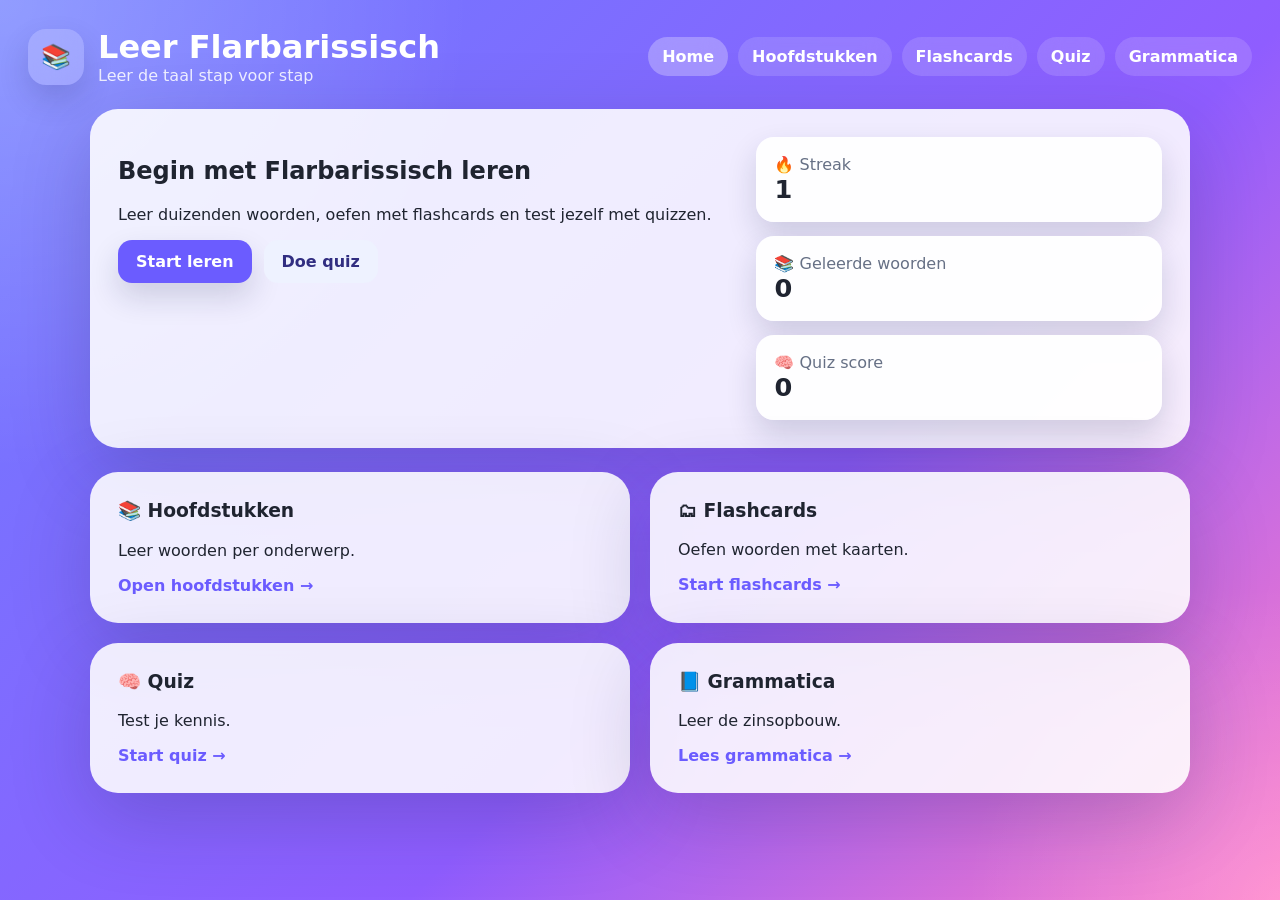
<file: index.html>
<!DOCTYPE html>
<html lang="nl">

<head>

<meta charset="UTF-8">
<meta name="viewport" content="width=device-width, initial-scale=1.0">

<title>Leer Flarbarissisch</title>

<link rel="icon" type="image/png" href="favicon.png">

<meta name="description" content="Leer Flarbarissisch">

<meta property="og:title" content="Leer Flarbarissisch">
<meta property="og:description" content="Leer Flarbarissisch met deze app">
<meta property="og:type" content="website">
<meta property="og:image" content="https://www.translate.straykids.nl/banner.png">

<meta name="twitter:card" content="summary_large_image">
<meta name="twitter:image" content="https://www.translate.straykids.nl/banner.png">

<link rel="stylesheet" href="css/style.css">

</head>
  
<body>

<div class="page-shell">

<header class="topbar">

<div class="brand">

<div class="brand-badge">📚</div>

<div>
<h1>Leer Flarbarissisch</h1>
<p>Leer de taal stap voor stap</p>
</div>

</div>

<nav class="nav">

<a class="nav-link active" href="/">Home</a>
<a class="nav-link" href="hoofdstukken/">Hoofdstukken</a>
<a class="nav-link" href="flashcards/">Flashcards</a>
<a class="nav-link" href="quiz/">Quiz</a>
<a class="nav-link" href="grammatica/">Grammatica</a>

</nav>

</header>

<main class="container">

<section class="hero card">

<div class="hero-content">

<h2>Begin met Flarbarissisch leren</h2>

<p>
Leer duizenden woorden, oefen met flashcards en test jezelf met quizzen.
</p>

<div class="hero-actions">

<a class="primary-btn" href="hoofdstukken/">
Start leren
</a>

<a class="secondary-btn" href="quiz/">
Doe quiz
</a>

</div>

</div>

<div class="stats-grid">

<div class="stat-card">
<span class="stat-label">🔥 Streak</span>
<span class="stat-value" id="streak">0</span>
</div>

<div class="stat-card">
<span class="stat-label">📚 Geleerde woorden</span>
<span class="stat-value" id="learned">0</span>
</div>

<div class="stat-card">
<span class="stat-label">🧠 Quiz score</span>
<span class="stat-value" id="quizScore">0</span>
</div>

</div>

</section>

<section class="home-grid">

<div class="feature card">

<h3>📚 Hoofdstukken</h3>

<p>
Leer woorden per onderwerp.
</p>

<a class="text-link" href="hoofdstukken/">
Open hoofdstukken →
</a>

</div>

<div class="feature card">

<h3>🗂 Flashcards</h3>

<p>
Oefen woorden met kaarten.
</p>

<a class="text-link" href="flashcards/">
Start flashcards →
</a>

</div>

<div class="feature card">

<h3>🧠 Quiz</h3>

<p>
Test je kennis.
</p>

<a class="text-link" href="quiz/">
Start quiz →
</a>

</div>

<div class="feature card">

<h3>📘 Grammatica</h3>

<p>
Leer de zinsopbouw.
</p>

<a class="text-link" href="grammatica/">
Lees grammatica →
</a>

</div>

</section>

</main>

</div>

<script src="js/script.js"></script>
<script src="js/home.js"></script>

</body>

</html>
</file>
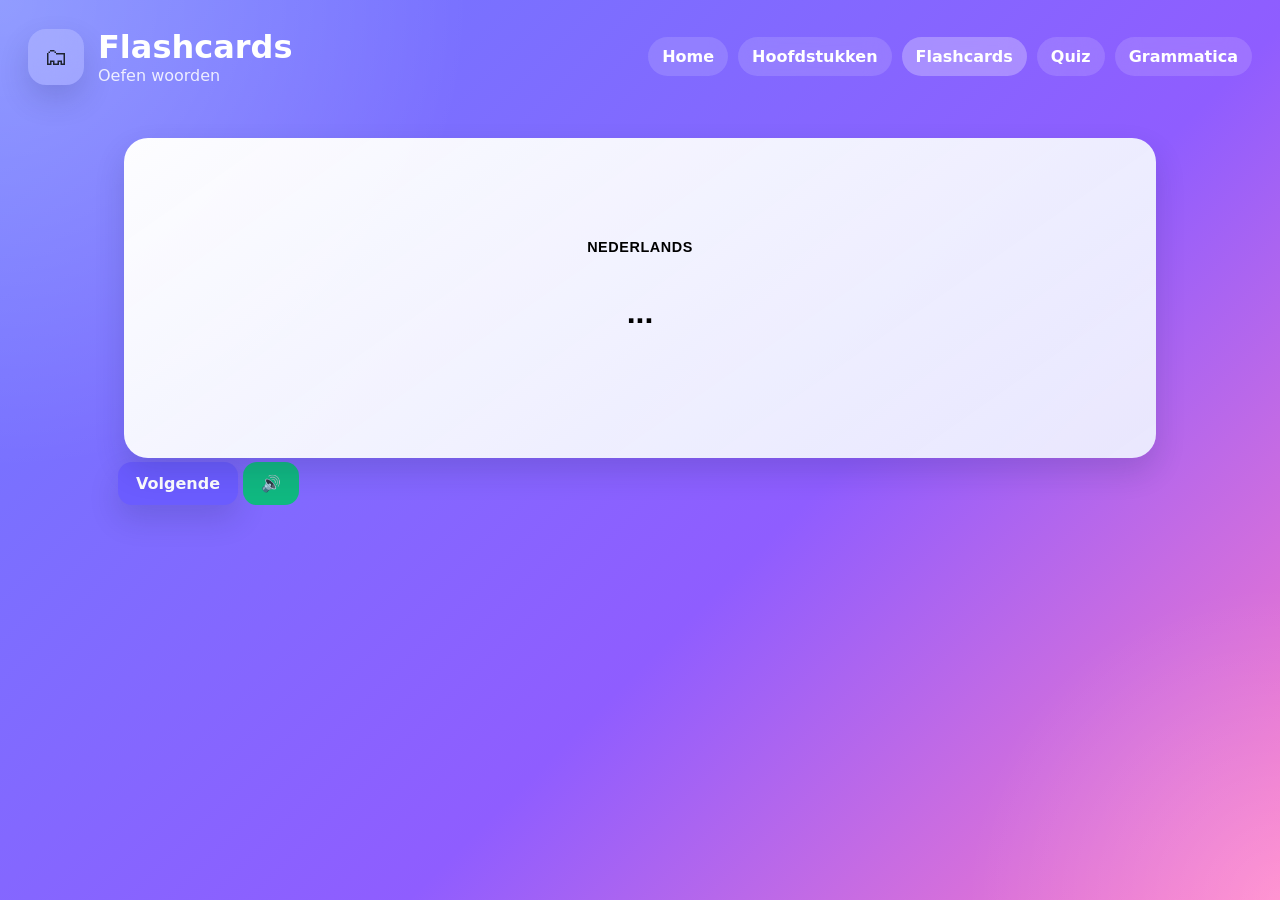
<file: flashcards/index.html>
<!DOCTYPE html>
<html lang="nl">

<head>

<meta charset="UTF-8">
<meta name="viewport" content="width=device-width, initial-scale=1.0">

<title>Flashcards</title>

<link rel="stylesheet" href="../css/style.css">
<link rel="icon" href="../favicon.png">

</head>

<body>

<div class="page-shell">

<header class="topbar">

<div class="brand">

<div class="brand-badge">🗂</div>

<div>
<h1>Flashcards</h1>
<p>Oefen woorden</p>
</div>

</div>

<nav class="nav">

<a class="nav-link" href="../">Home</a>
<a class="nav-link" href="../hoofdstukken/">Hoofdstukken</a>
<a class="nav-link active" href="../flashcards/">Flashcards</a>
<a class="nav-link" href="../quiz/">Quiz</a>
<a class="nav-link" href="../grammatica/">Grammatica</a>

</nav>

</header>

<main class="container flashcard-page">

<button class="flashcard" id="flashcard">

<div class="flashcard-inner" id="flashcardInner">

<div class="flashcard-face">

<span class="flashcard-label">Nederlands</span>
<h2 id="front">...</h2>

</div>

<div class="flashcard-face flashcard-back">

<span class="flashcard-label">Flarbarissisch</span>
<h2 id="back">...</h2>

</div>

</div>

</button>

<div class="flashcard-actions">

<button class="primary-btn" onclick="nextCard()">
Volgende
</button>

<button class="speak-btn" onclick="speakWord()">
🔊
</button>

</div>

</main>

</div>

<script src="../js/script.js"></script>

<script>

let flashIndex = 0
let currentWord = ""
let currentFlar = ""

function waitDictionary(){

if(!window.entries || entries.length === 0){

setTimeout(waitDictionary,100)

return

}

showCard()

}

function showCard(){

const front =
document.getElementById("front")

const back =
document.getElementById("back")

const card =
document.getElementById("flashcard")

const [nl,flar] = entries[flashIndex]

currentWord = nl
currentFlar = flar

front.innerText = nl
back.innerText = ""

card.classList.remove("is-flipped")

}

function flipCard(){

const card =
document.getElementById("flashcard")

const back =
document.getElementById("back")

if(back.innerText === ""){

back.innerText = currentFlar

}

card.classList.toggle("is-flipped")

}

function nextCard(){

flashIndex++

if(flashIndex >= entries.length){

entries = shuffleArray(entries)
flashIndex = 0

}

showCard()

}

function speakWord(){

speak(currentFlar)

}

document
.getElementById("flashcard")
.addEventListener("click",flipCard)

waitDictionary()

</script>

</body>

</html>
</file>
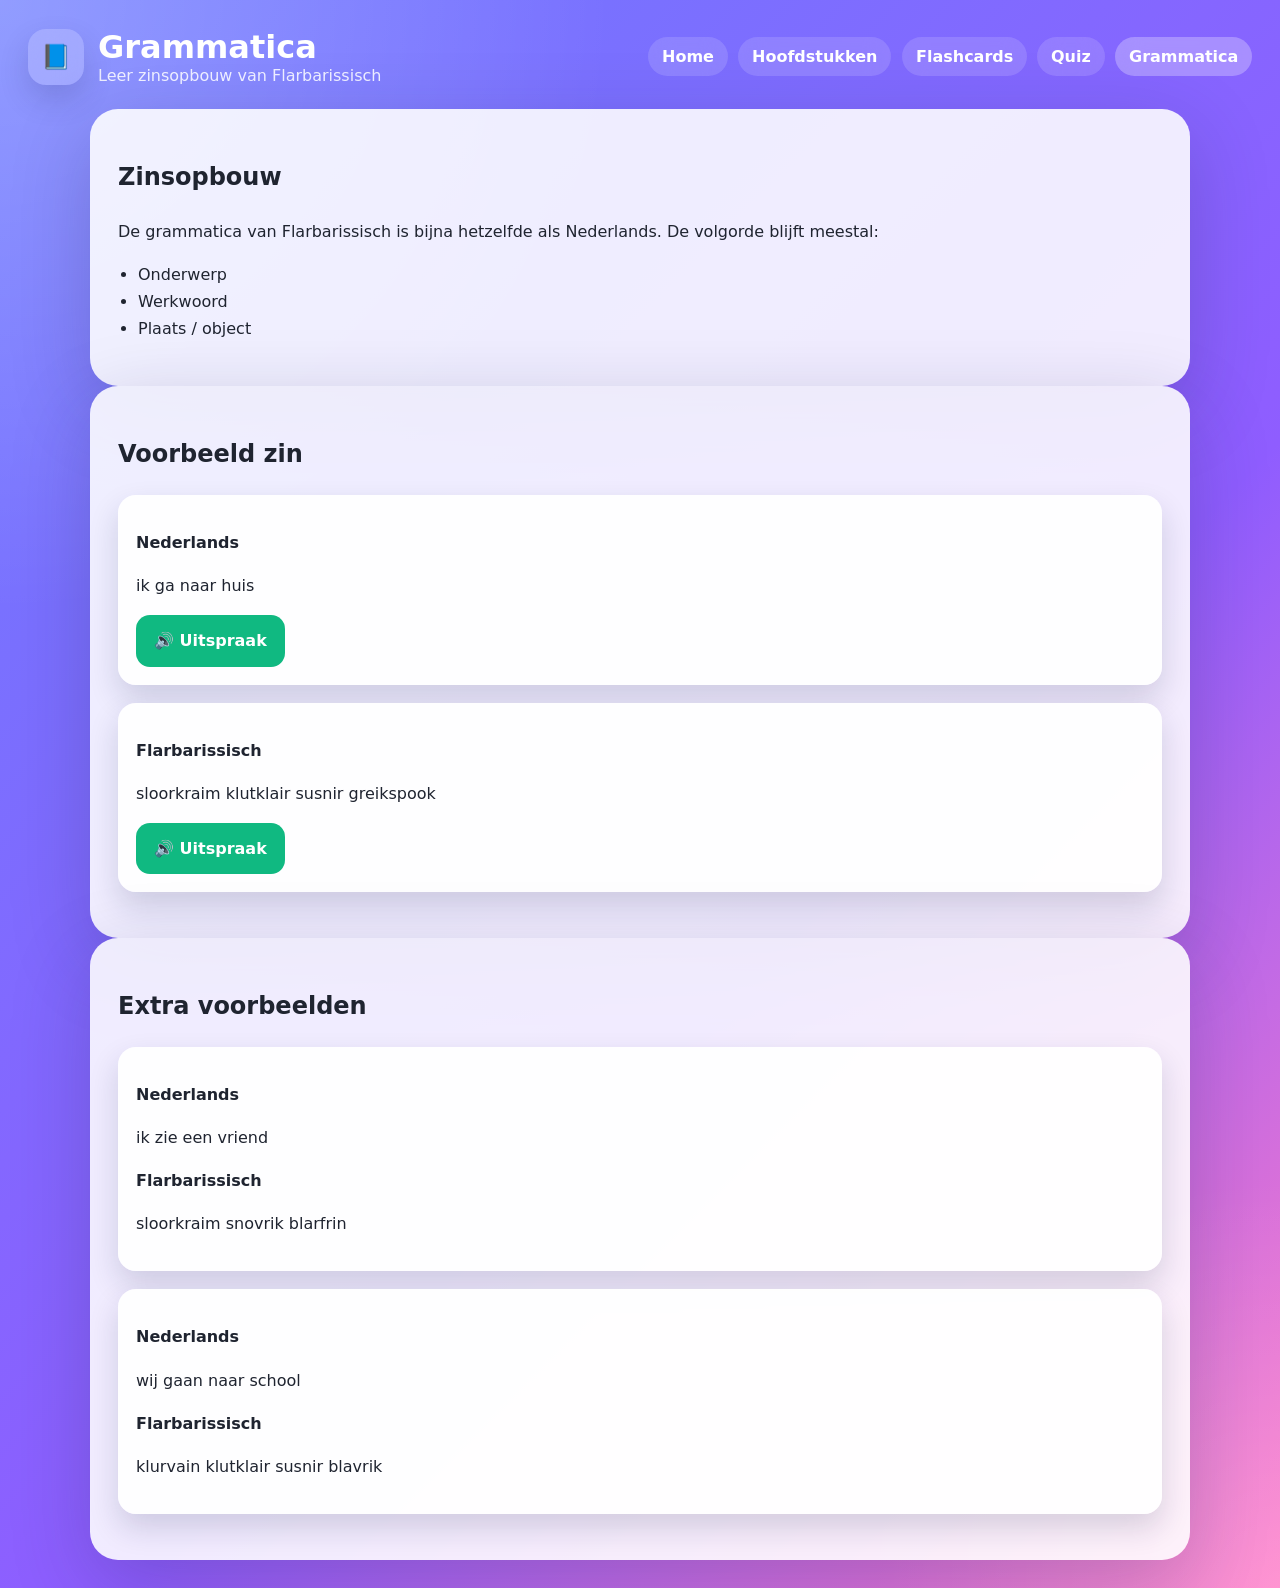
<file: grammatica/index.html>
<!DOCTYPE html>
<html lang="nl">

<head>

<meta charset="UTF-8">
<meta name="viewport" content="width=device-width, initial-scale=1.0">

<title>Grammatica</title>

<link rel="stylesheet" href="../css/style.css">
<link rel="icon" href="../favicon.png">

</head>

<body>

<div class="page-shell">

<header class="topbar">

<div class="brand">

<div class="brand-badge">📘</div>

<div>
<h1>Grammatica</h1>
<p>Leer zinsopbouw van Flarbarissisch</p>
</div>

</div>

<nav class="nav">

<a class="nav-link" href="../">Home</a>
<a class="nav-link" href="../hoofdstukken/">Hoofdstukken</a>
<a class="nav-link" href="../flashcards/">Flashcards</a>
<a class="nav-link" href="../quiz/">Quiz</a>
<a class="nav-link active" href="../grammatica/">Grammatica</a>

</nav>

</header>

<main class="container">

<section class="prose-card card">

<h2>Zinsopbouw</h2>

<p>
De grammatica van Flarbarissisch is bijna hetzelfde als Nederlands.
De volgorde blijft meestal:
</p>

<ul class="pretty-list">

<li>Onderwerp</li>
<li>Werkwoord</li>
<li>Plaats / object</li>

</ul>

</section>


<section class="prose-card card">

<h2>Voorbeeld zin</h2>

<div class="example-box">

<p><b>Nederlands</b></p>

<p id="nlExample">
ik ga naar huis
</p>

<button class="speak-btn"
onclick="speak('ik ga naar huis')">
🔊 Uitspraak
</button>

</div>

<div class="example-box">

<p><b>Flarbarissisch</b></p>

<p id="flarExample">
sloorkraim klutklair susnir greikspook
</p>

<button class="speak-btn"
onclick="speak('sloorkraim klutklair susnir greikspook')">
🔊 Uitspraak
</button>

</div>

</section>


<section class="prose-card card">

<h2>Extra voorbeelden</h2>

<div class="example-box">

<p><b>Nederlands</b></p>
<p>ik zie een vriend</p>

<p><b>Flarbarissisch</b></p>
<p>sloorkraim snovrik blarfrin</p>

</div>

<div class="example-box">

<p><b>Nederlands</b></p>
<p>wij gaan naar school</p>

<p><b>Flarbarissisch</b></p>
<p>klurvain klutklair susnir blavrik</p>

</div>

</section>

</main>

</div>

<script src="../js/script.js"></script>

</body>

</html>
</file>
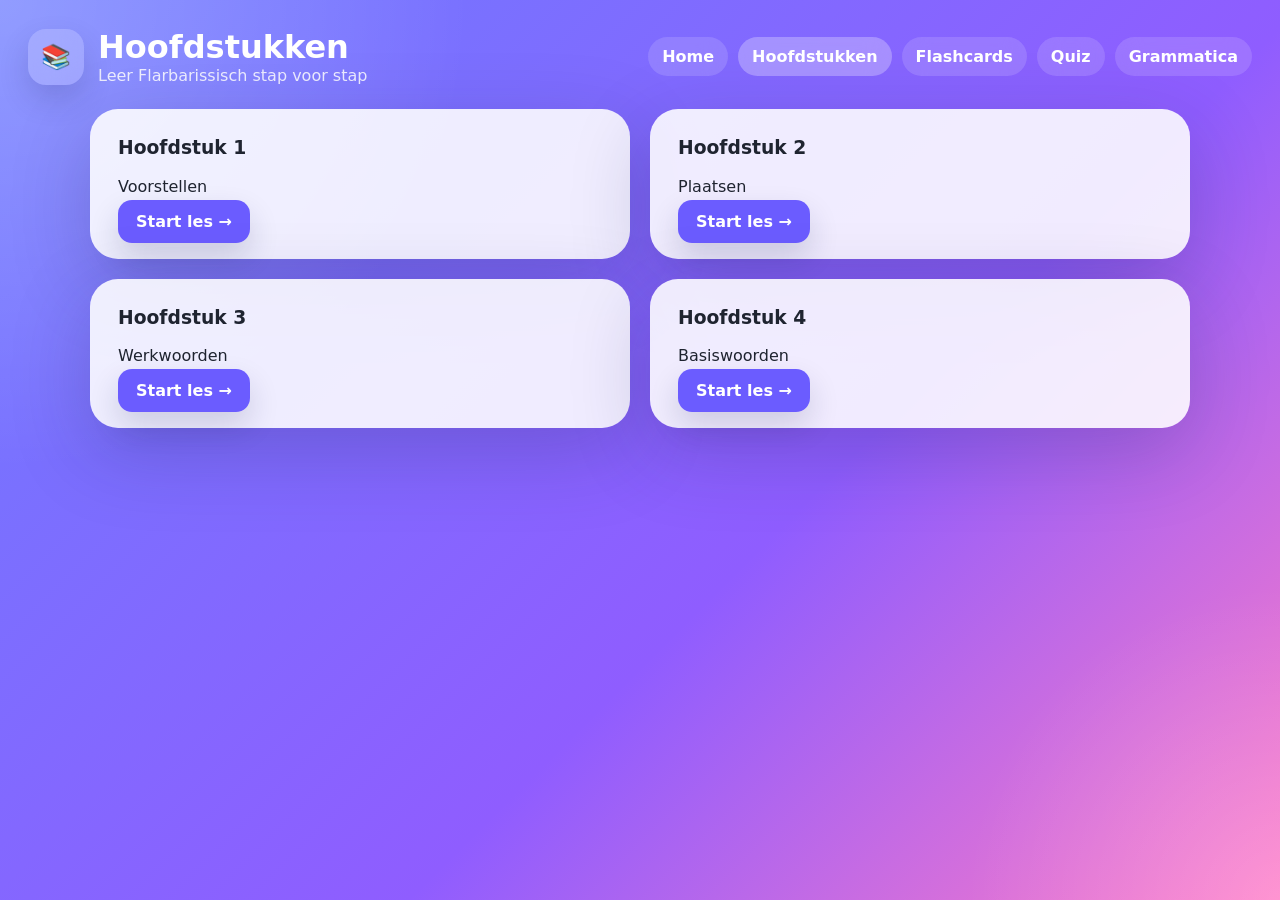
<file: hoofdstukken/index.html>
<!DOCTYPE html>
<html lang="nl">

<head>

<meta charset="UTF-8">
<meta name="viewport" content="width=device-width, initial-scale=1.0">

<title>Hoofdstukken</title>

<link rel="stylesheet" href="../css/style.css">
<link rel="icon" href="../favicon.png">

</head>

<body>

<div class="page-shell">

<header class="topbar">

<div class="brand">

<div class="brand-badge">📚</div>

<div>
<h1>Hoofdstukken</h1>
<p>Leer Flarbarissisch stap voor stap</p>
</div>

</div>

<nav class="nav">

<a class="nav-link" href="../">Home</a>
<a class="nav-link active" href="../hoofdstukken/">Hoofdstukken</a>
<a class="nav-link" href="../flashcards/">Flashcards</a>
<a class="nav-link" href="../quiz/">Quiz</a>
<a class="nav-link" href="../grammatica/">Grammatica</a>

</nav>

</header>

<main class="container">

<div class="home-grid" id="chaptersContainer"></div>

</main>

</div>

<script src="../js/chapters.js"></script>

<script>

/* container */

const container =
document.getElementById("chaptersContainer")

/* hoofdstukken tonen */

chapters.forEach(ch => {

const card = document.createElement("div")

card.className = "feature card"

card.innerHTML = `

<h3>Hoofdstuk ${ch.id}</h3>

<p>${ch.title}</p>

<a class="primary-btn"
href="../les/?chapter=${ch.id}">

Start les →

</a>

`

container.appendChild(card)

})

</script>

</body>

</html>
</file>
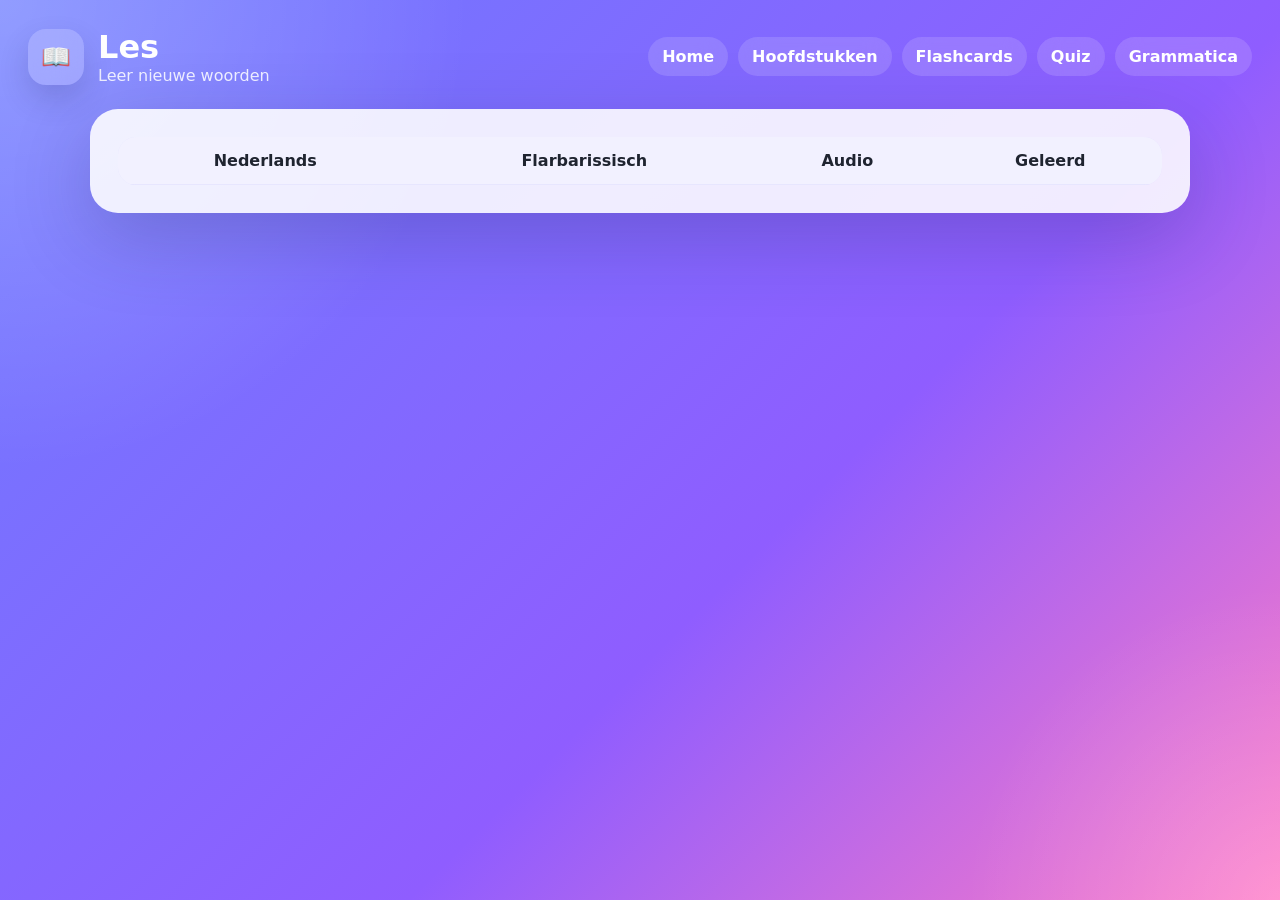
<file: les/index.html>
<!DOCTYPE html>
<html lang="nl">

<head>

<meta charset="UTF-8">
<meta name="viewport" content="width=device-width, initial-scale=1.0">

<title>Les</title>

<link rel="stylesheet" href="../css/style.css">
<link rel="icon" href="../favicon.png">

</head>

<body>

<div class="page-shell">

<header class="topbar">

<div class="brand">

<div class="brand-badge">📖</div>

<div>
<h1 id="lessonTitle">Les</h1>
<p>Leer nieuwe woorden</p>
</div>

</div>

<nav class="nav">

<a class="nav-link" href="../">Home</a>
<a class="nav-link" href="../hoofdstukken/">Hoofdstukken</a>
<a class="nav-link" href="../flashcards/">Flashcards</a>
<a class="nav-link" href="../quiz/">Quiz</a>
<a class="nav-link" href="../grammatica/">Grammatica</a>

</nav>

</header>

<main class="container">

<div class="card">

<div class="table-wrap">

<table class="word-table">

<thead>

<tr>
<th>Nederlands</th>
<th>Flarbarissisch</th>
<th>Audio</th>
<th>Geleerd</th>
</tr>

</thead>

<tbody id="lessonWords"></tbody>

</table>

</div>

</div>

</main>

</div>

<script src="../js/chapters.js"></script>
<script src="../js/script.js"></script>

<script>

/* wacht tot dictionary geladen is */

function waitForDictionary(){

if(!window.dictionary || Object.keys(dictionary).length === 0){

setTimeout(waitForDictionary,100)

return

}

loadLesson()

}

function loadLesson(){

const params = new URLSearchParams(window.location.search)

const chapterId = params.get("chapter")

if(!chapterId){

document.getElementById("lessonTitle").innerText =
"Geen hoofdstuk geselecteerd"

return

}

const chapter = chapters.find(c => c.id == chapterId)

if(!chapter){

document.getElementById("lessonTitle").innerText =
"Hoofdstuk niet gevonden"

return

}

document.getElementById("lessonTitle").innerText =
"Hoofdstuk " + chapter.id + " – " + chapter.title

const table = document.getElementById("lessonWords")

table.innerHTML = ""

chapter.words.forEach(word => {

const flar = dictionary[word]

if(!flar) return

const row = document.createElement("tr")

row.innerHTML = `

<td>${word}</td>

<td>${flar}</td>

<td>
<button class="icon-btn"
onclick="speak('${flar}')">
🔊
</button>
</td>

<td>
<button class="icon-btn"
onclick="markLearned('${word}')">
✔
</button>
</td>

`

table.appendChild(row)

})

}

waitForDictionary()

</script>

</body>
</html>
</file>
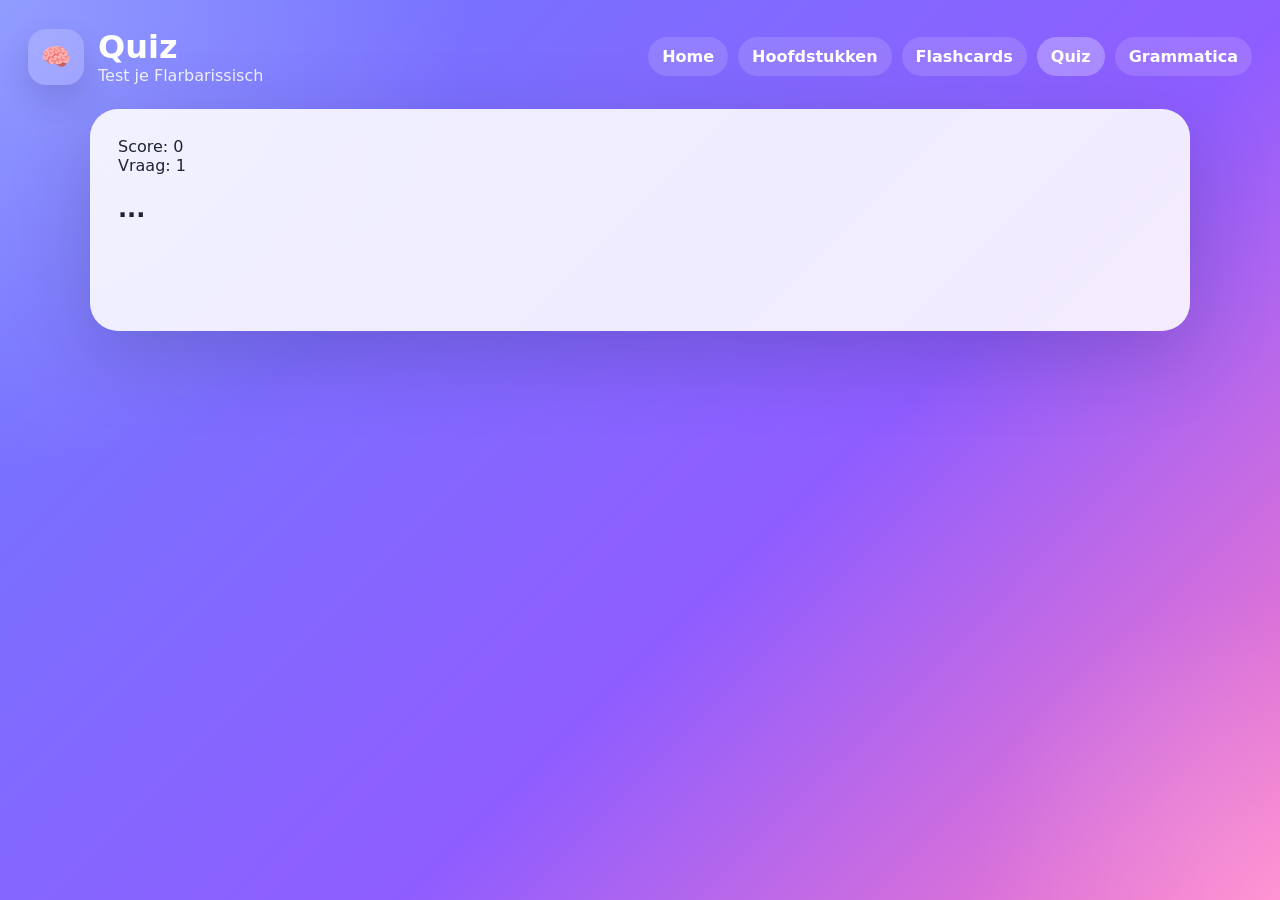
<file: quiz/index.html>
<!DOCTYPE html>
<html lang="nl">

<head>

<meta charset="UTF-8">
<meta name="viewport" content="width=device-width, initial-scale=1.0">

<title>Quiz</title>

<link rel="stylesheet" href="../css/style.css">
<link rel="icon" href="../favicon.png">

</head>

<body>

<div class="page-shell">

<header class="topbar">

<div class="brand">

<div class="brand-badge">🧠</div>

<div>
<h1>Quiz</h1>
<p>Test je Flarbarissisch</p>
</div>

</div>

<nav class="nav">

<a class="nav-link" href="../">Home</a>
<a class="nav-link" href="../hoofdstukken/">Hoofdstukken</a>
<a class="nav-link" href="../flashcards/">Flashcards</a>
<a class="nav-link active" href="../quiz/">Quiz</a>
<a class="nav-link" href="../grammatica/">Grammatica</a>

</nav>

</header>

<main class="container">

<section class="quiz-card card">

<div class="quiz-top">

<div class="mini-stat">
Score: <span id="quizScoreDisplay">0</span>
</div>

<div class="mini-stat">
Vraag: <span id="questionNumber">1</span>
</div>

</div>

<h2 id="question">...</h2>

<div id="answers" class="answers-grid"></div>

<p id="result" class="quiz-feedback"></p>

</section>

</main>

</div>

<script src="../js/script.js"></script>

<script>

/* wachten tot dictionary geladen is */

function waitForDictionary(){

if(!window.dictionary || Object.keys(dictionary).length === 0){

setTimeout(waitForDictionary,100)

return

}

startQuiz()

}

/* quiz state */

let quizScore = 0
let questionCount = 0

function startQuiz(){

nextQuestion()

}

/* nieuwe vraag */

function nextQuestion(){

questionCount++

const keys = Object.keys(dictionary)

const correctWord =
keys[Math.floor(Math.random()*keys.length)]

const flarWord = dictionary[correctWord]

const question = document.getElementById("question")
const answers = document.getElementById("answers")
const result = document.getElementById("result")

const scoreDisplay = document.getElementById("quizScoreDisplay")
const questionDisplay = document.getElementById("questionNumber")

if(scoreDisplay) scoreDisplay.innerText = quizScore
if(questionDisplay) questionDisplay.innerText = questionCount

if(question){

question.innerText =
`Wat betekent "${flarWord}"?`

}

answers.innerHTML = ""
result.innerText = ""

/* opties maken */

let options = [correctWord]

while(options.length < 4){

let rand =
keys[Math.floor(Math.random()*keys.length)]

if(!options.includes(rand)){

options.push(rand)

}

}

options.sort(()=>Math.random()-0.5)

/* knoppen maken */

options.forEach(opt => {

const btn = document.createElement("button")

btn.className = "answer-btn"

btn.innerText = opt

btn.onclick = () => {

if(opt === correctWord){

btn.classList.add("correct")

result.innerText = "✅ Goed!"

quizScore++

}else{

btn.classList.add("wrong")

result.innerText =
`❌ Fout — goed: ${correctWord}`

}

/* score opslaan */

localStorage.setItem("quizScore", quizScore)

/* volgende vraag */

setTimeout(nextQuestion,1000)

}

answers.appendChild(btn)

})

}

/* start */

waitForDictionary()

</script>

</body>

</html>
</file>
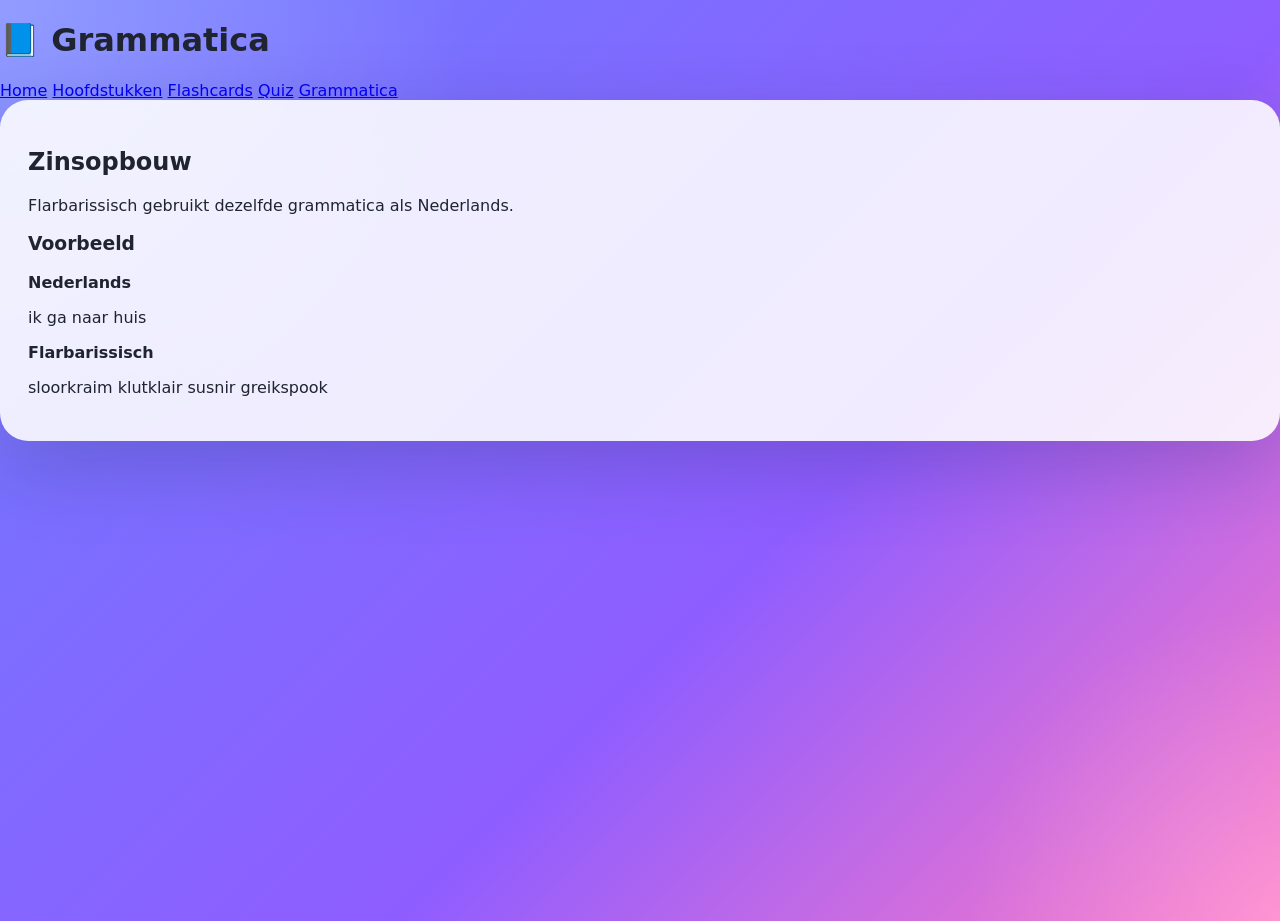
<file: grammatica.html>
<!DOCTYPE html>
<html lang="nl">

<head>

<meta charset="UTF-8">
<meta name="viewport" content="width=device-width, initial-scale=1">

<title>Grammatica</title>

<link rel="stylesheet" href="../css/style.css">

</head>

<body>

<header>

<h1>📘 Grammatica</h1>

<nav>

<a href="../">Home</a>
<a href="../hoofdstukken/">Hoofdstukken</a>
<a href="../flashcards/">Flashcards</a>
<a href="../quiz/">Quiz</a>
<a href="../grammatica/">Grammatica</a>

</nav>

</header>

<main>

<section class="card">

<h2>Zinsopbouw</h2>

<p>
Flarbarissisch gebruikt dezelfde grammatica als Nederlands.
</p>

<h3>Voorbeeld</h3>

<p><b>Nederlands</b></p>
<p>ik ga naar huis</p>

<p><b>Flarbarissisch</b></p>
<p>sloorkraim klutklair susnir greikspook</p>

</section>

</main>

<script src="../js/script.js"></script>

</body>

</html>
</file>
<file: css/style.css>
:root {
  --bg-1: #6d7cff;
  --bg-2: #8f5dff;
  --bg-3: #ff7ac6;

  --surface: rgba(255, 255, 255, 0.88);
  --surface-strong: rgba(255, 255, 255, 0.96);
  --text: #1f2430;
  --muted: #667085;
  --border: rgba(99, 102, 241, 0.14);

  --primary: #6b5cff;
  --primary-hover: #5948ff;
  --secondary: #eef2ff;
  --secondary-text: #312e81;

  --success: #10b981;
  --success-hover: #0da271;

  --shadow-lg: 0 24px 80px rgba(27, 34, 72, 0.22);
  --shadow-md: 0 14px 30px rgba(27, 34, 72, 0.16);

  --radius-xl: 28px;
  --radius-lg: 18px;
  --radius-md: 14px;
}

* {
  box-sizing: border-box;
}

body {
  margin: 0;
  font-family: Inter, system-ui, Arial, sans-serif;
  color: var(--text);

  background:
  radial-gradient(circle at top left, rgba(255,255,255,0.25), transparent 30%),
  radial-gradient(circle at bottom right, rgba(255,255,255,0.2), transparent 20%),
  linear-gradient(135deg, var(--bg-1), var(--bg-2) 60%, var(--bg-3));

  min-height: 100vh;
}

/* ---------- LAYOUT ---------- */

.page-shell{
  min-height:100vh;
  padding:28px;
}

.container{
  width:min(1100px,100%);
  margin:0 auto;
}

/* ---------- HEADER ---------- */

.topbar{
  display:flex;
  justify-content:space-between;
  align-items:center;
  gap:20px;
  flex-wrap:wrap;
  margin-bottom:24px;
}

.brand{
  display:flex;
  gap:14px;
  align-items:center;
}

.brand-badge{
  width:56px;
  height:56px;
  border-radius:18px;
  display:grid;
  place-items:center;
  font-size:1.5rem;
  background:rgba(255,255,255,0.18);
  backdrop-filter:blur(12px);
  box-shadow:var(--shadow-md);
}

.brand h1{
  margin:0;
  font-size:2rem;
  color:white;
}

.brand p{
  margin:0;
  color:rgba(255,255,255,0.85);
}

/* ---------- NAV ---------- */

.nav{
  display:flex;
  gap:10px;
  flex-wrap:wrap;
}

.nav-link{
  text-decoration:none;
  color:white;
  padding:10px 14px;
  border-radius:999px;
  background:rgba(255,255,255,0.14);
  backdrop-filter:blur(12px);
  font-weight:600;
}

.nav-link:hover{
  background:rgba(255,255,255,0.22);
}

.nav-link.active{
  background:rgba(255,255,255,0.28);
}

/* ---------- CARDS ---------- */

.card{
  background:var(--surface);
  border-radius:var(--radius-xl);
  padding:28px;
  box-shadow:var(--shadow-lg);
}

/* ---------- HERO ---------- */

.hero{
  display:grid;
  grid-template-columns:1.2fr 0.8fr;
  gap:30px;
}

.hero-actions{
  display:flex;
  gap:12px;
  flex-wrap:wrap;
}

/* ---------- BUTTONS ---------- */

.primary-btn,
.secondary-btn,
.speak-btn,
.answer-btn{

  border:none;
  cursor:pointer;
  border-radius:14px;
  font:inherit;
  font-weight:700;
}

.primary-btn{
  padding:12px 18px;
  background:var(--primary);
  color:white;
  box-shadow:var(--shadow-md);
  text-decoration:none;
}

.primary-btn:hover{
  background:var(--primary-hover);
}

.secondary-btn{
  padding:12px 18px;
  background:var(--secondary);
  color:var(--secondary-text);
  text-decoration:none;
}

.speak-btn{
  padding:12px 18px;
  background:var(--success);
  color:white;
}

.speak-btn:hover{
  background:var(--success-hover);
}

/* ---------- STATS ---------- */

.stats-grid{
  display:grid;
  gap:14px;
}

.stat-card{
  padding:18px;
  border-radius:18px;
  background:var(--surface-strong);
  box-shadow:var(--shadow-md);
}

.stat-label{
  display:block;
  color:var(--muted);
}

.stat-value{
  font-size:1.6rem;
  font-weight:800;
}

/* ---------- HOME ---------- */

.home-grid{
  margin-top:24px;
  display:grid;
  grid-template-columns:repeat(2,1fr);
  gap:20px;
}

.feature h3{
  margin-top:0;
}

.text-link{
  text-decoration:none;
  color:var(--primary);
  font-weight:700;
}

/* ---------- WORD TABLE ---------- */

.table-wrap{
  overflow:auto;
  border-radius:18px;
}

.word-table{
  width:100%;
  border-collapse:collapse;
  background:var(--surface-strong);
  border-radius:18px;
}

.word-table th,
.word-table td{
  padding:14px 16px;
  border-bottom:1px solid rgba(99,102,241,0.08);
}

.word-table th{
  background:rgba(107,92,255,0.08);
}

.icon-btn{
  border:none;
  background:var(--secondary);
  color:var(--secondary-text);
  border-radius:12px;
  padding:10px 12px;
  cursor:pointer;
  font-weight:700;
}

/* ---------- FLASHCARDS ---------- */

.flashcard-page{
  padding:28px;
}

.flashcard{
  width:100%;
  border:none;
  background:transparent;
  cursor:pointer;
  perspective:1400px;
}

.flashcard-inner{
  position:relative;
  width:100%;
  min-height:320px;
  transform-style:preserve-3d;
  transition:transform .6s ease;
}

.flashcard.is-flipped .flashcard-inner{
  transform:rotateY(180deg);
}

.flashcard-face{
  position:absolute;
  inset:0;
  border-radius:24px;
  padding:28px;
  backface-visibility:hidden;
  display:flex;
  flex-direction:column;
  justify-content:center;
  align-items:center;
  background:linear-gradient(145deg, rgba(255,255,255,0.98), rgba(238,242,255,0.92));
  box-shadow:var(--shadow-md);
}

.flashcard-back{
  transform:rotateY(180deg);
  background:linear-gradient(145deg, rgba(107,92,255,0.98), rgba(143,93,255,0.94));
  color:white;
}

.flashcard-label{
  font-size:.9rem;
  font-weight:800;
  letter-spacing:.04em;
  text-transform:uppercase;
  margin-bottom:12px;
}

.flashcard-face h2{
  font-size:2rem;
  text-align:center;
}

/* ---------- QUIZ ---------- */

.quiz-card{
  padding:28px;
}

.answers-grid{
  display:grid;
  gap:12px;
}

.answer-btn{
  text-align:left;
  padding:14px 16px;
  background:var(--surface-strong);
  box-shadow:var(--shadow-md);
}

.answer-btn.correct{
  background:rgba(16,185,129,.16);
}

.answer-btn.wrong{
  background:rgba(239,68,68,.14);
}

.quiz-feedback{
  min-height:28px;
  margin-top:16px;
  font-weight:700;
}

/* ---------- GRAMMAR ---------- */

.prose-card{
  padding:28px;
  line-height:1.7;
}

.example-box{
  margin:18px 0;
  padding:18px;
  border-radius:18px;
  background:var(--surface-strong);
  box-shadow:var(--shadow-md);
}

.pretty-list{
  padding-left:20px;
}

/* ---------- MOBILE ---------- */

@media(max-width:920px){

.hero{
grid-template-columns:1fr;
}

.home-grid{
grid-template-columns:1fr;
}

}

@media(max-width:640px){

.page-shell{
padding:18px;
}

.flashcard-inner{
min-height:260px;
}

}
</file>
